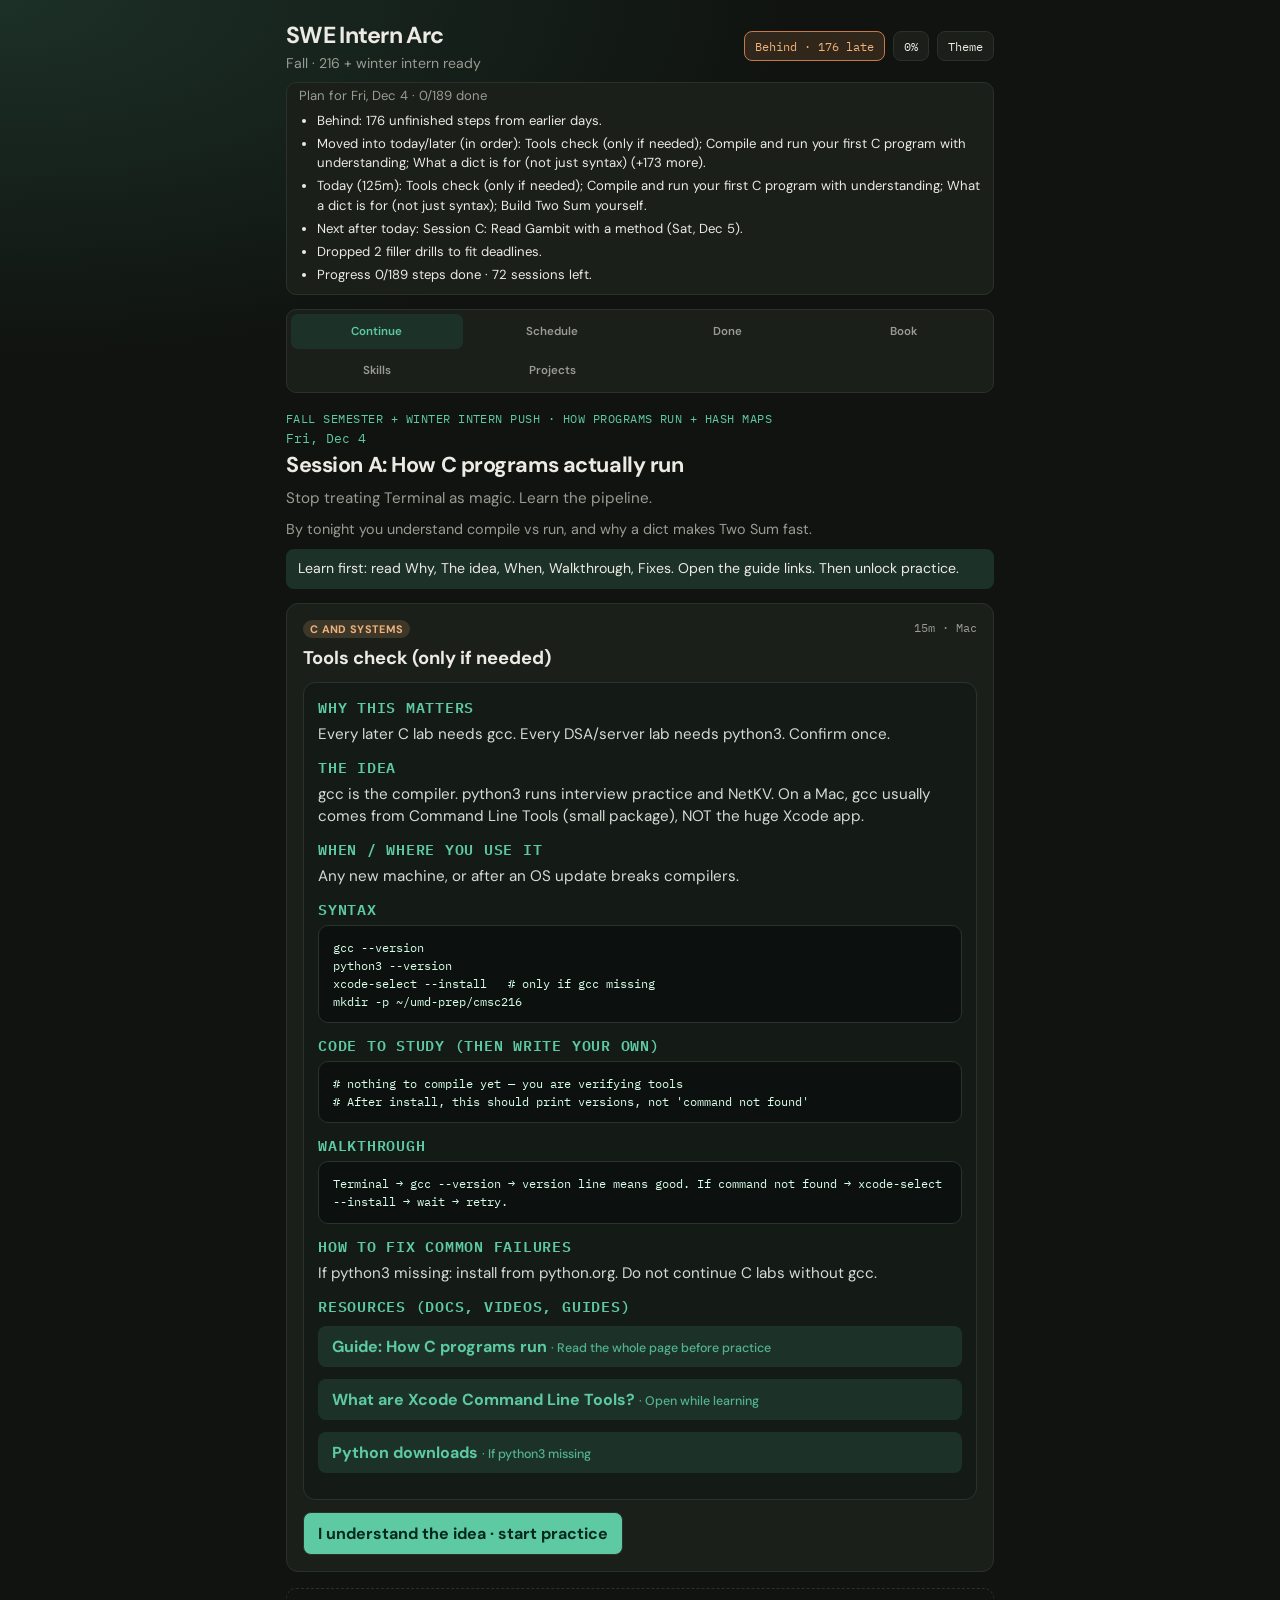
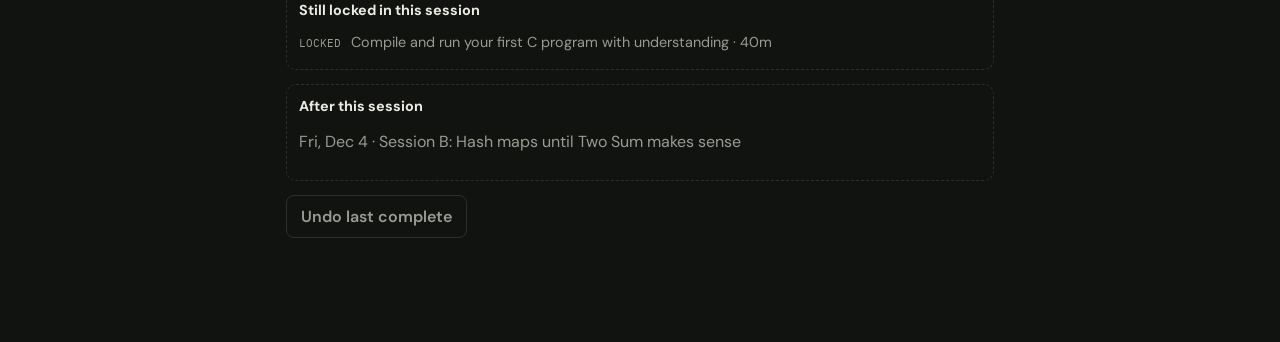
<file: index.html>
<!DOCTYPE html>
<html lang="en" data-theme="dark">
<head>
  <meta charset="utf-8">
  <meta name="viewport" content="width=device-width, initial-scale=1">
  <title>SWE Intern Arc</title>
  <link rel="stylesheet" href="styles.css">
</head>
<body>
  <div class="app">
    <header class="hdr">
      <div>
        <h1 class="mark">SWE Intern Arc</h1>
        <p class="who" id="greeting">Learn in order. One step at a time.</p>
      </div>
      <div class="hdr-actions">
        <span class="chip pace" id="paceChip" data-status="on_track">On track</span>
        <span class="chip" id="progressChip">0%</span>
        <button type="button" class="icon-btn" id="themeToggle">Theme</button>
      </div>
    </header>

    <div class="pace-box" id="paceBox">
      <p class="pace-line" id="paceLine">Loading plan…</p>
      <ul class="pace-details" id="paceDetails"></ul>
    </div>

    <nav class="nav nav-6">
      <button class="nav-btn active" data-tab="continue">Continue</button>
      <button class="nav-btn" data-tab="map">Schedule</button>
      <button class="nav-btn" data-tab="done">Done</button>
      <button class="nav-btn" data-tab="notes">Book</button>
      <button class="nav-btn" data-tab="skills">Skills</button>
      <button class="nav-btn" data-tab="projects">Projects</button>
    </nav>

    <main>
      <section class="view active" id="view-continue">
        <p class="eyebrow" id="phaseLabel"></p>
        <p class="date-line" id="dayDate"></p>
        <h2 class="h1" id="lessonTitle">Loading</h2>
        <p class="concept" id="lessonConcept"></p>
        <p class="why" id="dayWhy"></p>

        <p class="how" id="howTo">Learn first: why, idea, when, syntax, code, walkthrough, fixes, then open docs/videos. Unlock practice only after that.</p>

        <div id="currentStep" class="step-card"></div>

        <div class="locked-box">
          <h3 class="h3">Still locked in this session</h3>
          <ul id="lockedSteps" class="locked-list"></ul>
        </div>

        <div class="next-lesson-box" id="nextLessonBox" hidden>
          <h3 class="h3">After this session</h3>
          <p id="nextLessonTitle" class="muted"></p>
        </div>

        <div class="row-actions">
          <button type="button" class="btn" id="completeBtn">Mark step complete</button>
          <button type="button" class="btn ghost" id="undoBtn">Undo last complete</button>
        </div>
      </section>

      <section class="view" id="view-map">
        <p class="lede" id="scheduleLede">Summer free time runs through mid August. Classes start early September. Winter intern materials lock by early November.</p>
        <div class="filter-row" id="segmentFilters"></div>
        <div id="phaseMap"></div>
        <div class="footer-actions">
          <button type="button" class="btn ghost" id="exportBtn">Export progress</button>
          <button type="button" class="btn ghost" id="importBtn">Import progress</button>
          <input type="file" id="importFile" accept="application/json,.json" hidden>
          <button type="button" class="btn ghost" id="resetBtn">Reset arc</button>
        </div>
        <p class="hint" id="saveMeta"></p>
      </section>

      <section class="view" id="view-done">
        <p class="lede" id="doneLede">Everything you have marked complete. Undo if you clicked too early.</p>
        <div class="row-actions" style="margin-bottom:12px">
          <button type="button" class="btn ghost" id="undoBtn2">Undo last complete</button>
        </div>
        <div id="donePanel"></div>
      </section>

      <section class="view" id="view-notes">
        <p class="lede">Compiled teaching notebook: every lesson’s why, idea, syntax, code, walkthrough, fixes, and links in one place.</p>
        <div class="notes-toolbar">
          <input type="search" id="notesSearch" placeholder="Search topics, syntax, titles…" autocomplete="off">
          <div class="filter-row" id="notesFilters"></div>
          <button type="button" class="btn ghost" id="exportNotesBtn">Download notebook.md</button>
        </div>
        <div id="notesPanel"></div>
      </section>

      <section class="view" id="view-skills">
        <p class="lede">Same spine, four skill threads. Open a thread to see what is coming. Completing still happens in Continue order.</p>
        <div class="filter-row" id="engineFilters"></div>
        <div id="trackPanel"></div>
      </section>

      <section class="view" id="view-projects">
        <p class="lede">Real products: Gambit, NetKV, TerpButler, plus a hackathon scoping method. Each step has Learn, Example, Do, Prove, and a link.</p>
        <div id="projectList"></div>
      </section>
    </main>
  </div>

  <div id="toast" class="toast" aria-live="polite"></div>

  <script src="curriculum.js"></script>
  <script src="projects.js"></script>
  <script src="teach_bank.js"></script>
  <script src="enrich.js"></script>
  <script src="recalibrate.js"></script>
  <script src="app.js"></script>
</body>
</html>
</file>
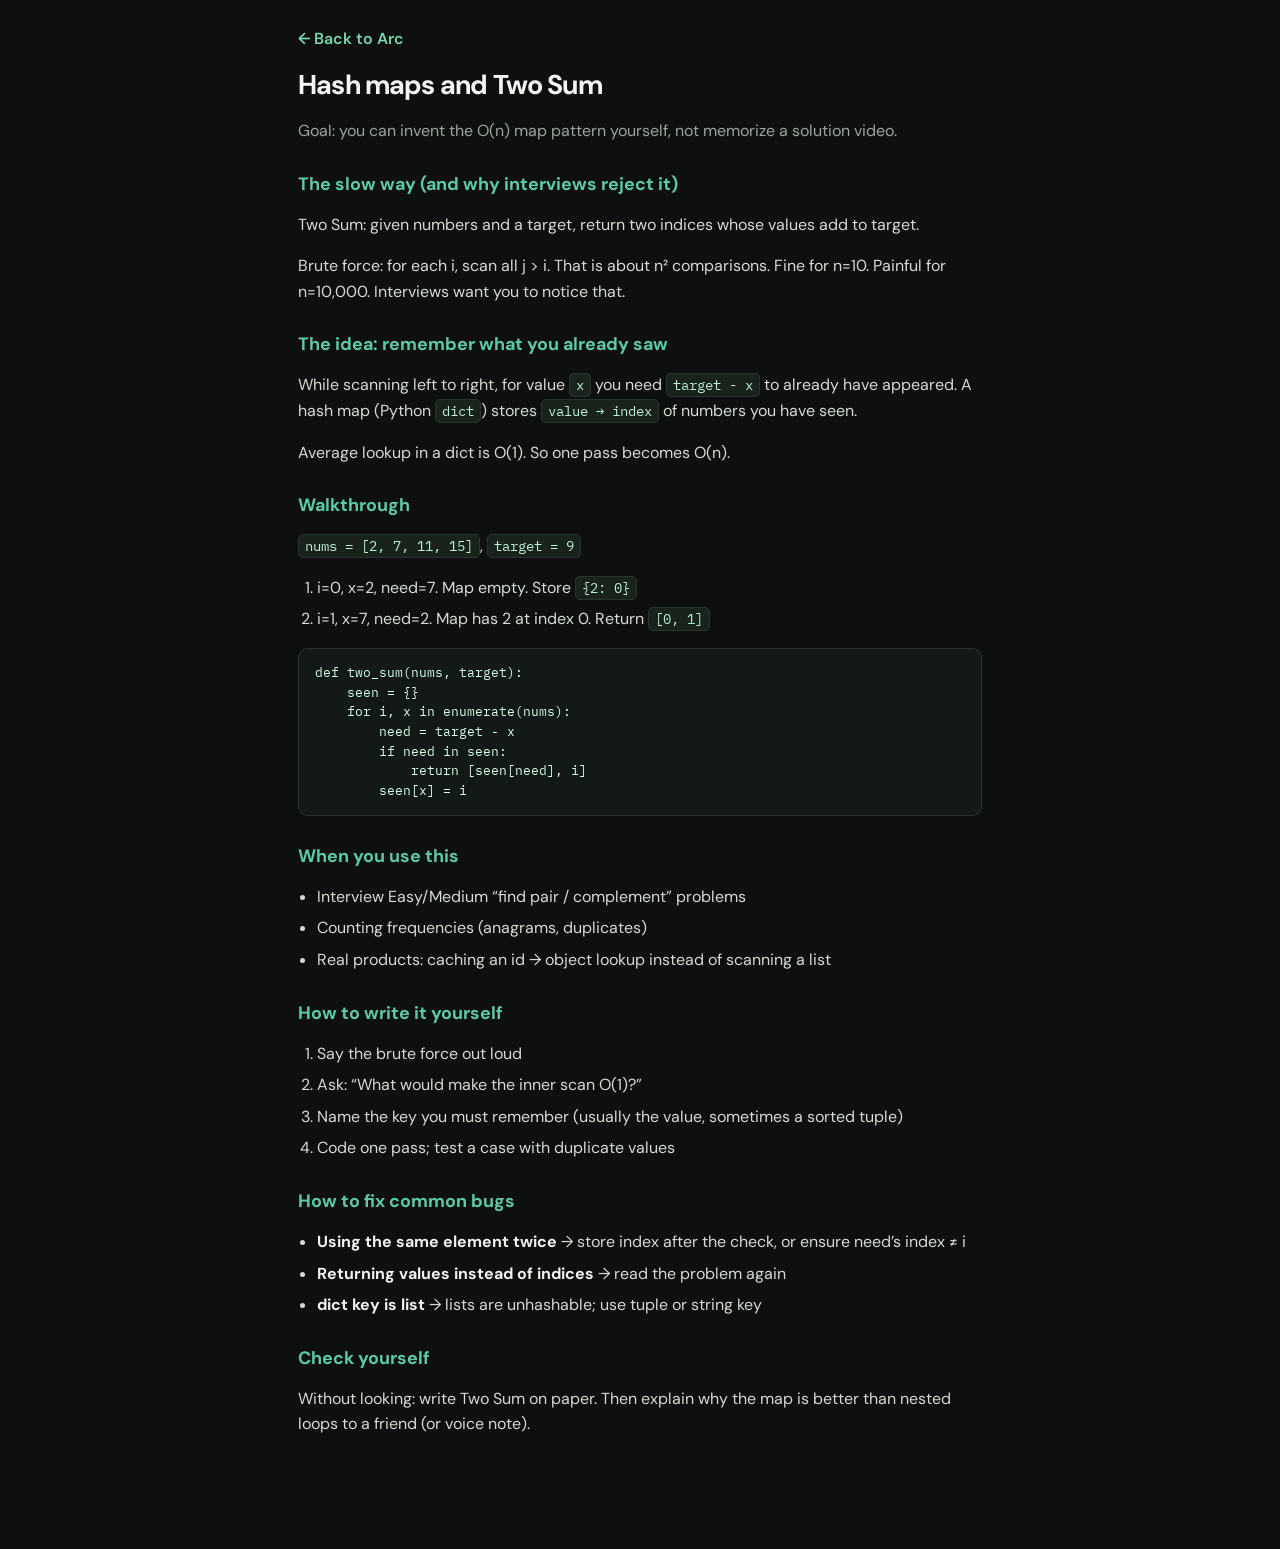
<file: guides/hash-maps-and-two-sum.html>
<!DOCTYPE html>
<html lang="en" data-theme="dark">
<head>
  <meta charset="utf-8">
  <meta name="viewport" content="width=device-width, initial-scale=1">
  <title>Hash maps and Two Sum</title>
  <link rel="stylesheet" href="../styles.css">
  <link rel="stylesheet" href="guide.css">
  </head>
<body>
  <article class="guide">
    <a class="back" href="../index.html">← Back to Arc</a>
    <h1>Hash maps and Two Sum</h1>
    <p class="muted">Goal: you can invent the O(n) map pattern yourself, not memorize a solution video.</p>

    <h2>The slow way (and why interviews reject it)</h2>
    <p>Two Sum: given numbers and a target, return two indices whose values add to target.</p>
    <p>Brute force: for each i, scan all j &gt; i. That is about n² comparisons. Fine for n=10. Painful for n=10,000. Interviews want you to notice that.</p>

    <h2>The idea: remember what you already saw</h2>
    <p>While scanning left to right, for value <code>x</code> you need <code>target - x</code> to already have appeared. A hash map (Python <code>dict</code>) stores <code>value → index</code> of numbers you have seen.</p>
    <p>Average lookup in a dict is O(1). So one pass becomes O(n).</p>

    <h2>Walkthrough</h2>
    <p><code>nums = [2, 7, 11, 15]</code>, <code>target = 9</code></p>
    <ol>
      <li>i=0, x=2, need=7. Map empty. Store <code>{2: 0}</code></li>
      <li>i=1, x=7, need=2. Map has 2 at index 0. Return <code>[0, 1]</code></li>
    </ol>
    <pre class="example">def two_sum(nums, target):
    seen = {}
    for i, x in enumerate(nums):
        need = target - x
        if need in seen:
            return [seen[need], i]
        seen[x] = i</pre>

    <h2>When you use this</h2>
    <ul>
      <li>Interview Easy/Medium “find pair / complement” problems</li>
      <li>Counting frequencies (anagrams, duplicates)</li>
      <li>Real products: caching an id → object lookup instead of scanning a list</li>
    </ul>

    <h2>How to write it yourself</h2>
    <ol>
      <li>Say the brute force out loud</li>
      <li>Ask: “What would make the inner scan O(1)?”</li>
      <li>Name the key you must remember (usually the value, sometimes a sorted tuple)</li>
      <li>Code one pass; test a case with duplicate values</li>
    </ol>

    <h2>How to fix common bugs</h2>
    <ul>
      <li><strong>Using the same element twice</strong> → store index after the check, or ensure need’s index ≠ i</li>
      <li><strong>Returning values instead of indices</strong> → read the problem again</li>
      <li><strong>dict key is list</strong> → lists are unhashable; use tuple or string key</li>
    </ul>

    <h2>Check yourself</h2>
    <p>Without looking: write Two Sum on paper. Then explain why the map is better than nested loops to a friend (or voice note).</p>
  </article>
</body>
</html>
</file>
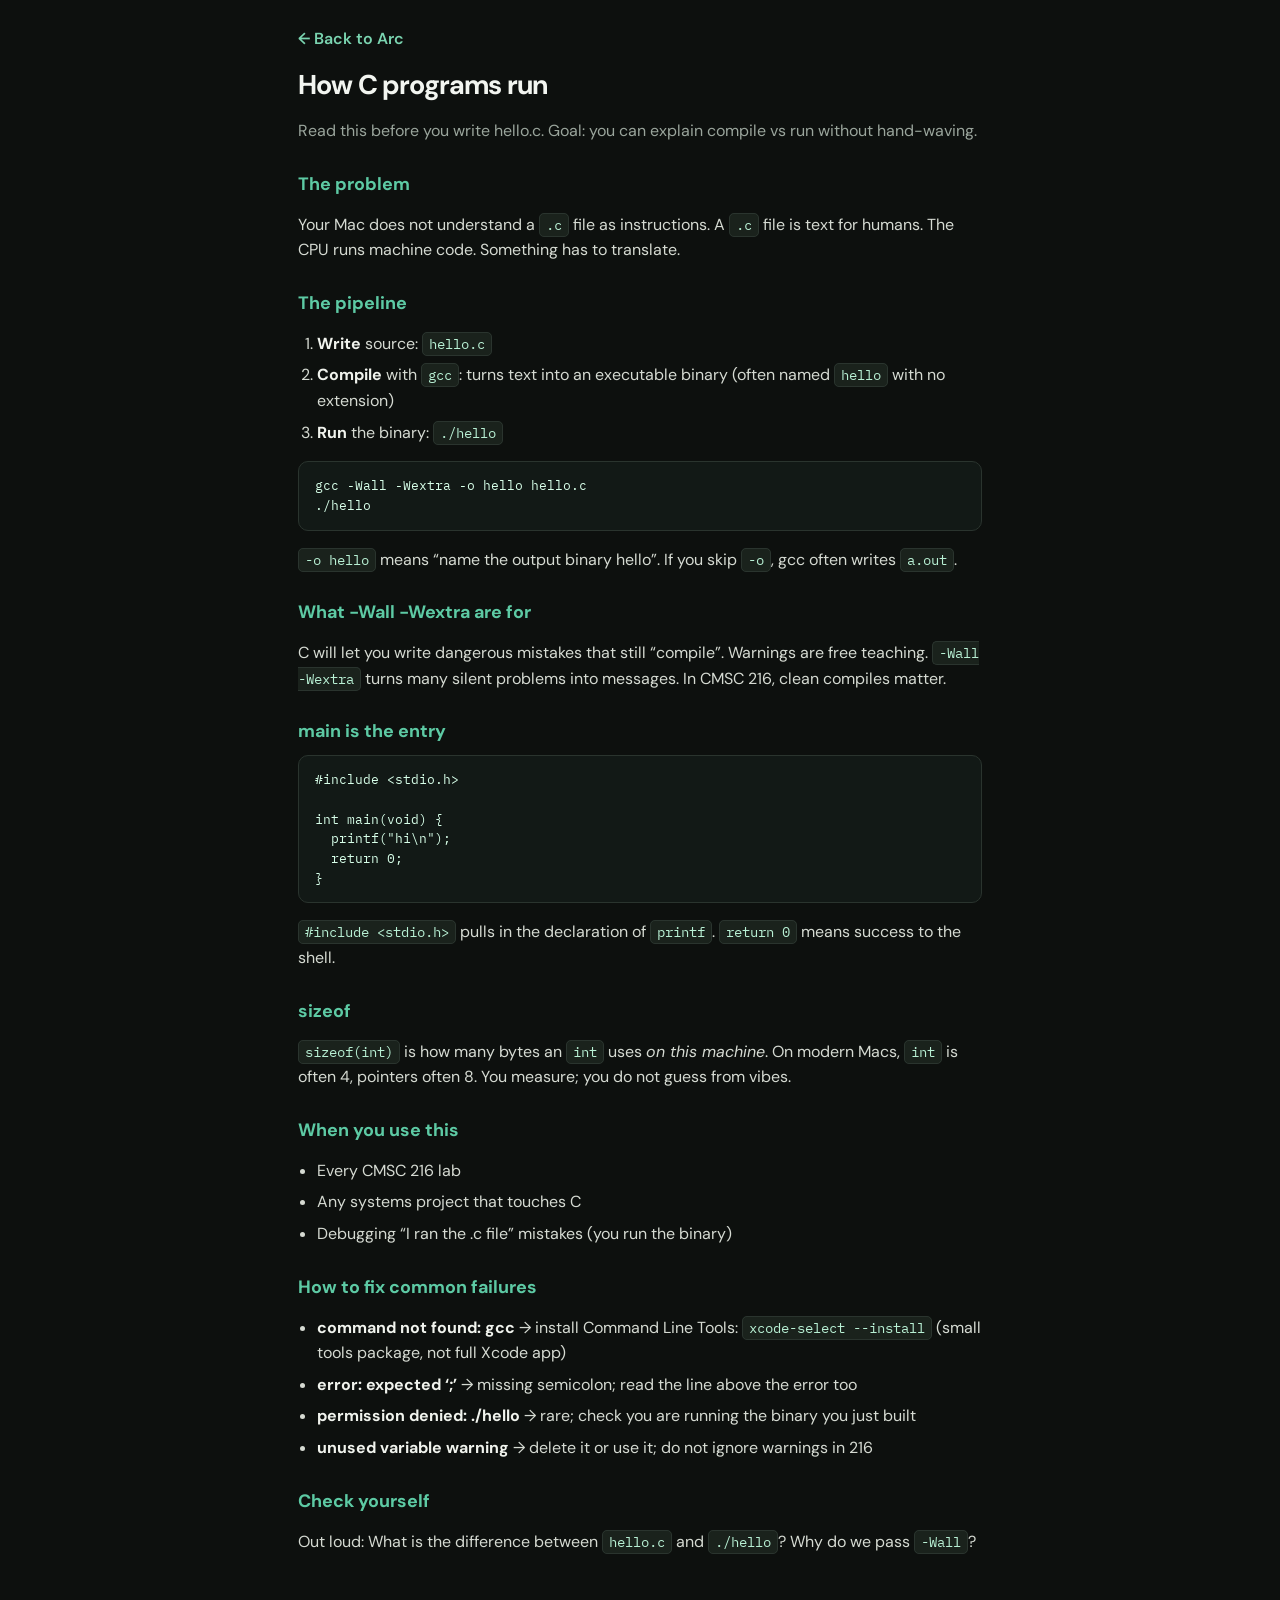
<file: guides/how-c-programs-run.html>
<!DOCTYPE html>
<html lang="en" data-theme="dark">
<head>
  <meta charset="utf-8">
  <meta name="viewport" content="width=device-width, initial-scale=1">
  <title>How C programs run</title>
  <link rel="stylesheet" href="../styles.css">
  <link rel="stylesheet" href="guide.css">
  </head>
<body>
  <article class="guide">
    <a class="back" href="../index.html">← Back to Arc</a>
    <h1>How C programs run</h1>
    <p class="muted">Read this before you write hello.c. Goal: you can explain compile vs run without hand-waving.</p>

    <h2>The problem</h2>
    <p>Your Mac does not understand a <code>.c</code> file as instructions. A <code>.c</code> file is text for humans. The CPU runs machine code. Something has to translate.</p>

    <h2>The pipeline</h2>
    <ol>
      <li><strong>Write</strong> source: <code>hello.c</code></li>
      <li><strong>Compile</strong> with <code>gcc</code>: turns text into an executable binary (often named <code>hello</code> with no extension)</li>
      <li><strong>Run</strong> the binary: <code>./hello</code></li>
    </ol>
    <pre class="example">gcc -Wall -Wextra -o hello hello.c
./hello</pre>
    <p><code>-o hello</code> means “name the output binary hello”. If you skip <code>-o</code>, gcc often writes <code>a.out</code>.</p>

    <h2>What -Wall -Wextra are for</h2>
    <p>C will let you write dangerous mistakes that still “compile”. Warnings are free teaching. <code>-Wall -Wextra</code> turns many silent problems into messages. In CMSC 216, clean compiles matter.</p>

    <h2>main is the entry</h2>
    <pre class="example">#include &lt;stdio.h&gt;

int main(void) {
  printf("hi\n");
  return 0;
}</pre>
    <p><code>#include &lt;stdio.h&gt;</code> pulls in the declaration of <code>printf</code>. <code>return 0</code> means success to the shell.</p>

    <h2>sizeof</h2>
    <p><code>sizeof(int)</code> is how many bytes an <code>int</code> uses <em>on this machine</em>. On modern Macs, <code>int</code> is often 4, pointers often 8. You measure; you do not guess from vibes.</p>

    <h2>When you use this</h2>
    <ul>
      <li>Every CMSC 216 lab</li>
      <li>Any systems project that touches C</li>
      <li>Debugging “I ran the .c file” mistakes (you run the binary)</li>
    </ul>

    <h2>How to fix common failures</h2>
    <ul>
      <li><strong>command not found: gcc</strong> → install Command Line Tools: <code>xcode-select --install</code> (small tools package, not full Xcode app)</li>
      <li><strong>error: expected ‘;’</strong> → missing semicolon; read the line above the error too</li>
      <li><strong>permission denied: ./hello</strong> → rare; check you are running the binary you just built</li>
      <li><strong>unused variable warning</strong> → delete it or use it; do not ignore warnings in 216</li>
    </ul>

    <h2>Check yourself</h2>
    <p>Out loud: What is the difference between <code>hello.c</code> and <code>./hello</code>? Why do we pass <code>-Wall</code>?</p>
  </article>
</body>
</html>
</file>
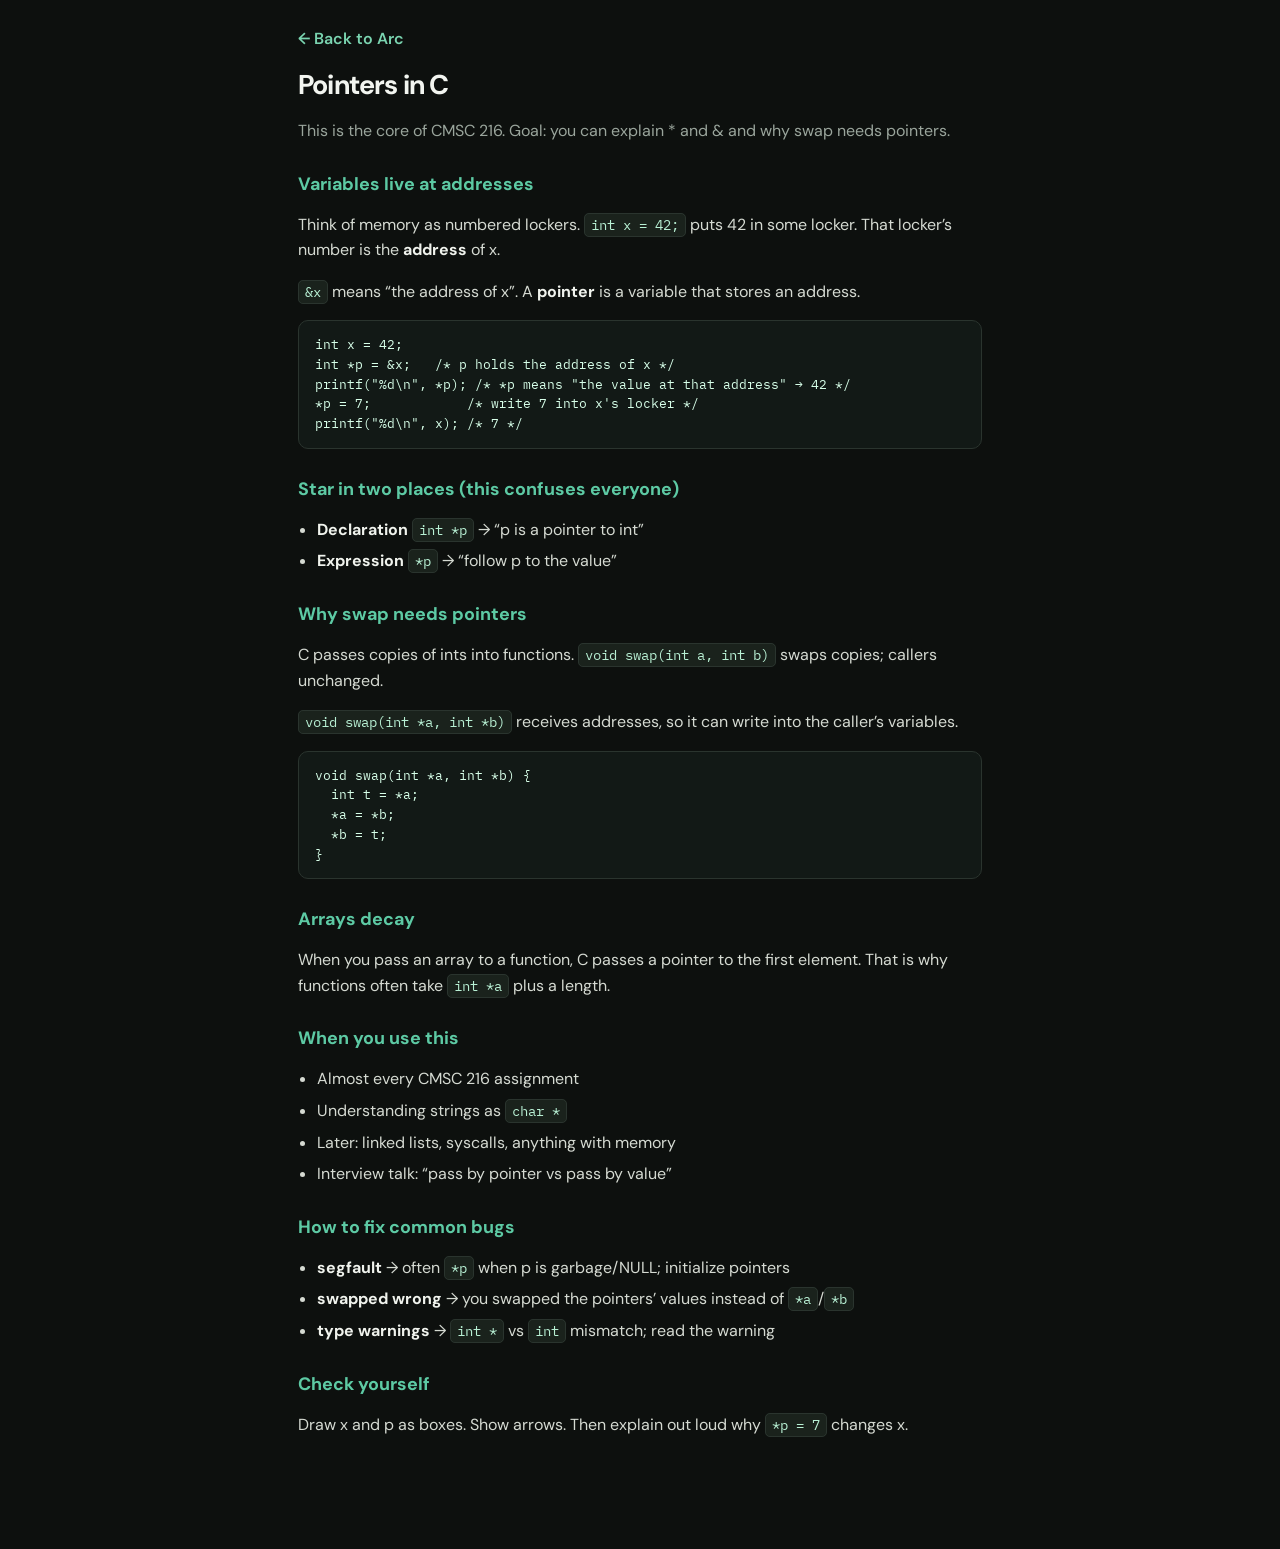
<file: guides/pointers-in-c.html>
<!DOCTYPE html>
<html lang="en" data-theme="dark">
<head>
  <meta charset="utf-8">
  <meta name="viewport" content="width=device-width, initial-scale=1">
  <title>Pointers in C</title>
  <link rel="stylesheet" href="../styles.css">
  <link rel="stylesheet" href="guide.css">
  </head>
<body>
  <article class="guide">
    <a class="back" href="../index.html">← Back to Arc</a>
    <h1>Pointers in C</h1>
    <p class="muted">This is the core of CMSC 216. Goal: you can explain * and &amp; and why swap needs pointers.</p>

    <h2>Variables live at addresses</h2>
    <p>Think of memory as numbered lockers. <code>int x = 42;</code> puts 42 in some locker. That locker’s number is the <strong>address</strong> of x.</p>
    <p><code>&amp;x</code> means “the address of x”. A <strong>pointer</strong> is a variable that stores an address.</p>
    <pre class="example">int x = 42;
int *p = &amp;x;   /* p holds the address of x */
printf("%d\n", *p); /* *p means "the value at that address" → 42 */
*p = 7;            /* write 7 into x's locker */
printf("%d\n", x); /* 7 */</pre>

    <h2>Star in two places (this confuses everyone)</h2>
    <ul>
      <li><strong>Declaration</strong> <code>int *p</code> → “p is a pointer to int”</li>
      <li><strong>Expression</strong> <code>*p</code> → “follow p to the value”</li>
    </ul>

    <h2>Why swap needs pointers</h2>
    <p>C passes copies of ints into functions. <code>void swap(int a, int b)</code> swaps copies; callers unchanged.</p>
    <p><code>void swap(int *a, int *b)</code> receives addresses, so it can write into the caller’s variables.</p>
    <pre class="example">void swap(int *a, int *b) {
  int t = *a;
  *a = *b;
  *b = t;
}</pre>

    <h2>Arrays decay</h2>
    <p>When you pass an array to a function, C passes a pointer to the first element. That is why functions often take <code>int *a</code> plus a length.</p>

    <h2>When you use this</h2>
    <ul>
      <li>Almost every CMSC 216 assignment</li>
      <li>Understanding strings as <code>char *</code></li>
      <li>Later: linked lists, syscalls, anything with memory</li>
      <li>Interview talk: “pass by pointer vs pass by value”</li>
    </ul>

    <h2>How to fix common bugs</h2>
    <ul>
      <li><strong>segfault</strong> → often <code>*p</code> when p is garbage/NULL; initialize pointers</li>
      <li><strong>swapped wrong</strong> → you swapped the pointers’ values instead of <code>*a</code>/<code>*b</code></li>
      <li><strong>type warnings</strong> → <code>int *</code> vs <code>int</code> mismatch; read the warning</li>
    </ul>

    <h2>Check yourself</h2>
    <p>Draw x and p as boxes. Show arrows. Then explain out loud why <code>*p = 7</code> changes x.</p>
  </article>
</body>
</html>
</file>
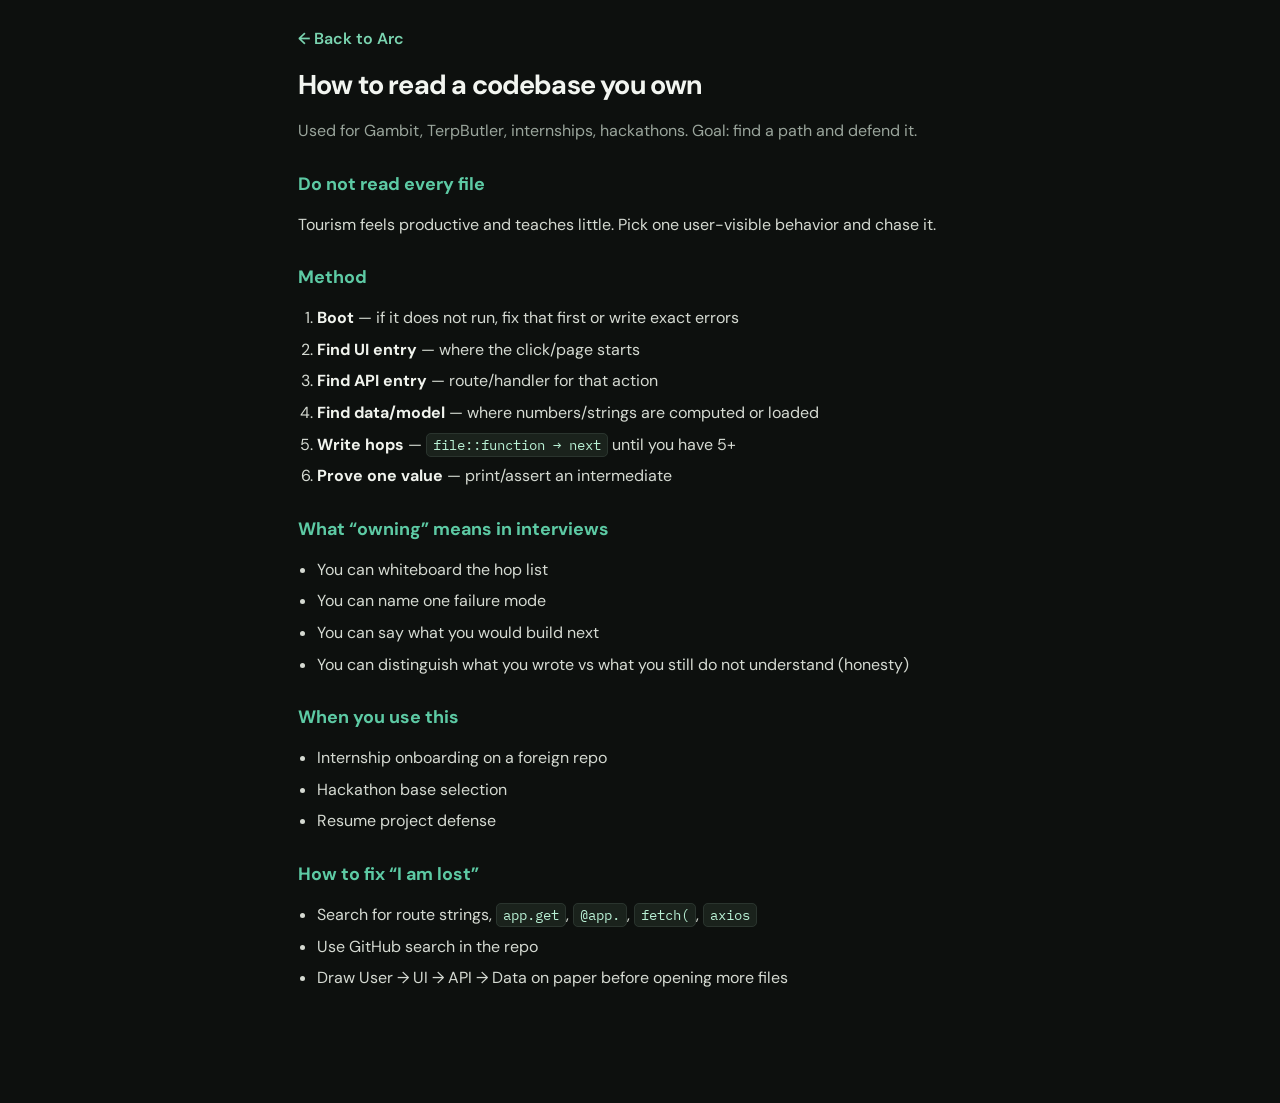
<file: guides/reading-a-codebase.html>
<!DOCTYPE html>
<html lang="en" data-theme="dark">
<head>
  <meta charset="utf-8">
  <meta name="viewport" content="width=device-width, initial-scale=1">
  <title>Reading a codebase</title>
  <link rel="stylesheet" href="../styles.css">
  <link rel="stylesheet" href="guide.css">
  </head>
<body>
  <article class="guide">
    <a class="back" href="../index.html">← Back to Arc</a>
    <h1>How to read a codebase you own</h1>
    <p class="muted">Used for Gambit, TerpButler, internships, hackathons. Goal: find a path and defend it.</p>

    <h2>Do not read every file</h2>
    <p>Tourism feels productive and teaches little. Pick one user-visible behavior and chase it.</p>

    <h2>Method</h2>
    <ol>
      <li><strong>Boot</strong> — if it does not run, fix that first or write exact errors</li>
      <li><strong>Find UI entry</strong> — where the click/page starts</li>
      <li><strong>Find API entry</strong> — route/handler for that action</li>
      <li><strong>Find data/model</strong> — where numbers/strings are computed or loaded</li>
      <li><strong>Write hops</strong> — <code>file::function → next</code> until you have 5+</li>
      <li><strong>Prove one value</strong> — print/assert an intermediate</li>
    </ol>

    <h2>What “owning” means in interviews</h2>
    <ul>
      <li>You can whiteboard the hop list</li>
      <li>You can name one failure mode</li>
      <li>You can say what you would build next</li>
      <li>You can distinguish what you wrote vs what you still do not understand (honesty)</li>
    </ul>

    <h2>When you use this</h2>
    <ul>
      <li>Internship onboarding on a foreign repo</li>
      <li>Hackathon base selection</li>
      <li>Resume project defense</li>
    </ul>

    <h2>How to fix “I am lost”</h2>
    <ul>
      <li>Search for route strings, <code>app.get</code>, <code>@app.</code>, <code>fetch(</code>, <code>axios</code></li>
      <li>Use GitHub search in the repo</li>
      <li>Draw User → UI → API → Data on paper before opening more files</li>
    </ul>
  </article>
</body>
</html>
</file>
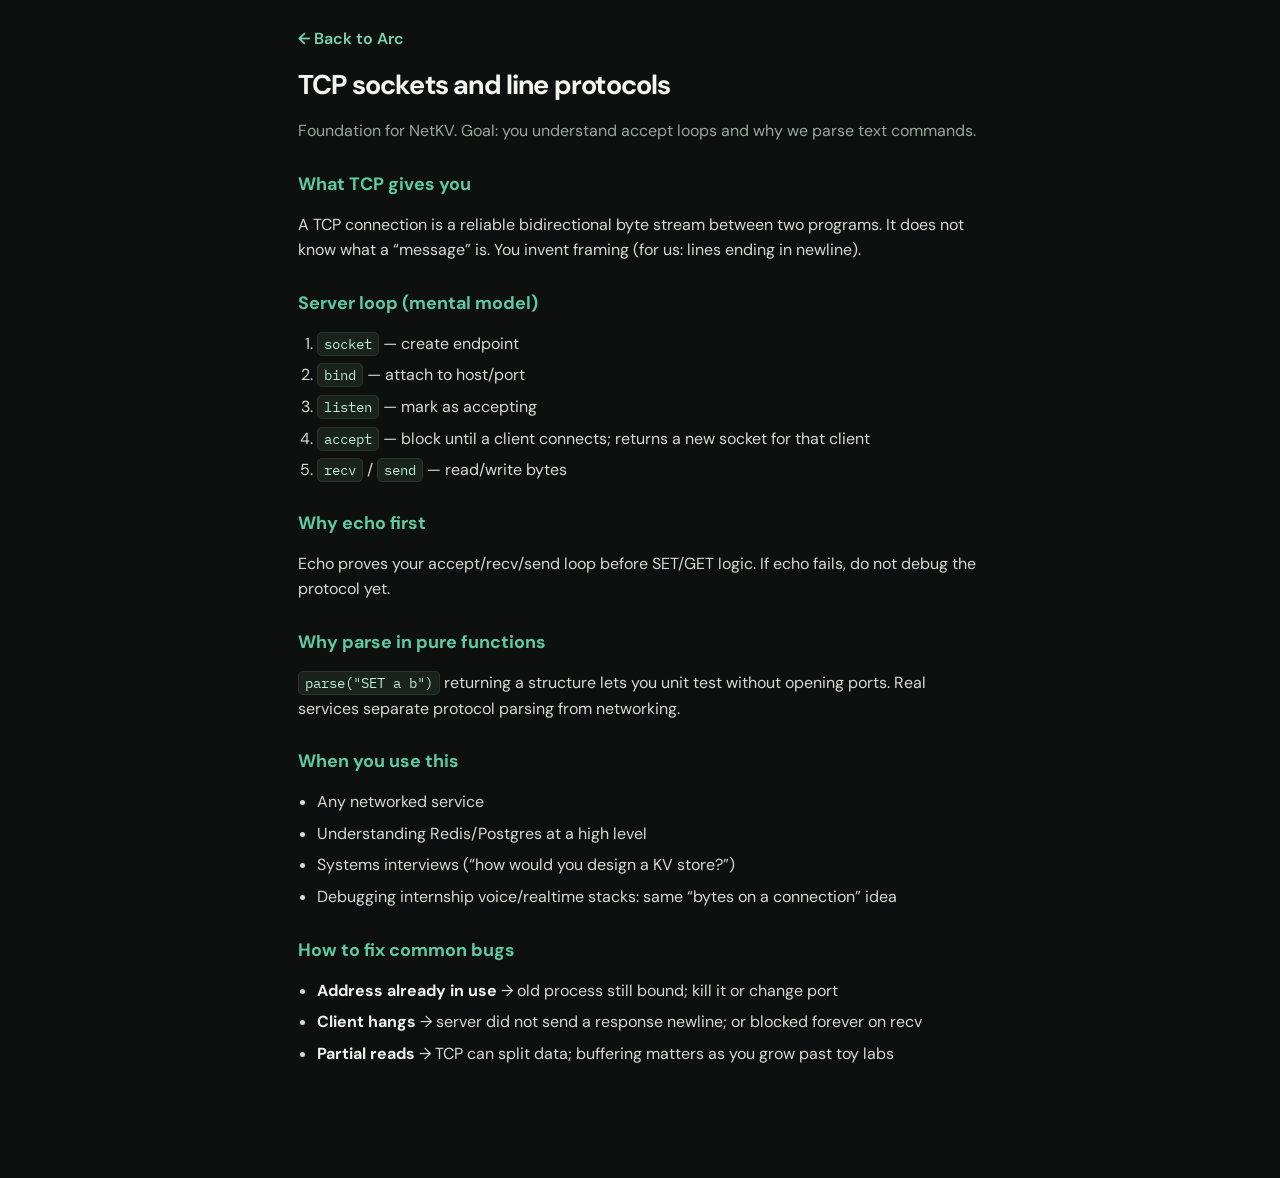
<file: guides/tcp-sockets-and-protocols.html>
<!DOCTYPE html>
<html lang="en" data-theme="dark">
<head>
  <meta charset="utf-8">
  <meta name="viewport" content="width=device-width, initial-scale=1">
  <title>TCP sockets and protocols</title>
  <link rel="stylesheet" href="../styles.css">
  <link rel="stylesheet" href="guide.css">
  </head>
<body>
  <article class="guide">
    <a class="back" href="../index.html">← Back to Arc</a>
    <h1>TCP sockets and line protocols</h1>
    <p class="muted">Foundation for NetKV. Goal: you understand accept loops and why we parse text commands.</p>

    <h2>What TCP gives you</h2>
    <p>A TCP connection is a reliable bidirectional byte stream between two programs. It does not know what a “message” is. You invent framing (for us: lines ending in newline).</p>

    <h2>Server loop (mental model)</h2>
    <ol>
      <li><code>socket</code> — create endpoint</li>
      <li><code>bind</code> — attach to host/port</li>
      <li><code>listen</code> — mark as accepting</li>
      <li><code>accept</code> — block until a client connects; returns a new socket for that client</li>
      <li><code>recv</code> / <code>send</code> — read/write bytes</li>
    </ol>

    <h2>Why echo first</h2>
    <p>Echo proves your accept/recv/send loop before SET/GET logic. If echo fails, do not debug the protocol yet.</p>

    <h2>Why parse in pure functions</h2>
    <p><code>parse("SET a b")</code> returning a structure lets you unit test without opening ports. Real services separate protocol parsing from networking.</p>

    <h2>When you use this</h2>
    <ul>
      <li>Any networked service</li>
      <li>Understanding Redis/Postgres at a high level</li>
      <li>Systems interviews (“how would you design a KV store?”)</li>
      <li>Debugging internship voice/realtime stacks: same “bytes on a connection” idea</li>
    </ul>

    <h2>How to fix common bugs</h2>
    <ul>
      <li><strong>Address already in use</strong> → old process still bound; kill it or change port</li>
      <li><strong>Client hangs</strong> → server did not send a response newline; or blocked forever on recv</li>
      <li><strong>Partial reads</strong> → TCP can split data; buffering matters as you grow past toy labs</li>
    </ul>
  </article>
</body>
</html>
</file>
<file: styles.css>
@import url("https://fonts.googleapis.com/css2?family=DM+Sans:opsz,wght@9..40,400;9..40,500;9..40,600;9..40,700&family=IBM+Plex+Mono:wght@400;500&display=swap");

:root, [data-theme="light"] {
  --bg: #efece4;
  --surface: #fffcf6;
  --ink: #171614;
  --muted: #6a6963;
  --line: #ddd8cc;
  --accent: #0d6b54;
  --accent-soft: #d9efe6;
  --dsa: #1d4f91;
  --systems: #8a4b12;
  --product: #6b2d8b;
  --cloud: #0d6b54;
  --work: #9a3412;
}

[data-theme="dark"] {
  --bg: #101310;
  --surface: #1a1f1a;
  --ink: #eceae3;
  --muted: #9a9b92;
  --line: #2a312a;
  --accent: #5dcaa4;
  --accent-soft: #1c3228;
  --dsa: #7eb6ff;
  --systems: #f0b27a;
  --product: #d4a5f5;
  --cloud: #5dcaa4;
  --work: #f5a87a;
}

* { box-sizing: border-box; }
body {
  margin: 0;
  font-family: "DM Sans", system-ui, sans-serif;
  color: var(--ink);
  background:
    radial-gradient(800px 360px at 0% 0%, color-mix(in srgb, var(--accent) 16%, transparent), transparent),
    var(--bg);
  min-height: 100vh;
}
a { color: var(--accent); }
button { font: inherit; cursor: pointer; }

.app { max-width: 740px; margin: 0 auto; padding: 20px 16px 96px; }

.hdr {
  display: flex;
  justify-content: space-between;
  gap: 12px;
  margin-bottom: 14px;
}
.mark {
  margin: 0;
  font-size: 1.45rem;
  font-weight: 700;
  letter-spacing: -0.03em;
}
.who { margin: 4px 0 0; color: var(--muted); font-size: 0.88rem; }
.hdr-actions { display: flex; gap: 8px; align-items: center; }
.chip, .icon-btn, .chip-btn {
  border: 1px solid var(--line);
  background: var(--surface);
  color: var(--ink);
  border-radius: 8px;
  padding: 6px 10px;
  font-size: 0.78rem;
}
.chip, .icon-btn { font-family: "IBM Plex Mono", monospace; }
.chip.pace[data-status="behind"] {
  border-color: #c47a4a;
  color: #f0b27a;
  background: color-mix(in srgb, #c47a4a 18%, transparent);
}
.chip.pace[data-status="ahead"] {
  border-color: var(--accent);
  color: var(--accent);
  background: var(--accent-soft);
}
.chip.pace[data-status="on_track"] {
  border-color: var(--line);
}
.pace-line {
  margin: -6px 0 6px;
  font-size: 0.82rem;
  line-height: 1.4;
  color: var(--muted);
}
.pace-box {
  margin: -4px 0 14px;
  padding: 10px 12px;
  border: 1px solid var(--line);
  border-radius: 10px;
  background: var(--surface);
}
.pace-details {
  margin: 0;
  padding-left: 1.1rem;
  color: var(--ink);
  font-size: 0.82rem;
  line-height: 1.45;
}
.pace-details li + li { margin-top: 4px; }
.nav-5 {
  grid-template-columns: repeat(5, 1fr);
}
.nav-5 .nav-btn { font-size: 0.78rem; padding: 10px 2px; }
.nav-6 {
  grid-template-columns: repeat(6, 1fr);
}
.nav-6 .nav-btn { font-size: 0.72rem; padding: 10px 2px; }
.done-item {
  display: grid;
  grid-template-columns: 1fr auto;
  gap: 8px;
  align-items: start;
  padding: 10px 12px;
  border: 1px solid var(--line);
  border-radius: 10px;
  background: var(--surface);
  margin-bottom: 8px;
}
.done-item p { margin: 0; font-size: 0.9rem; }
.done-item .meta { margin-top: 4px; }
.row-actions { display: flex; flex-wrap: wrap; gap: 8px; }
.book-card {
  border: 1px solid var(--line);
  border-radius: 12px;
  background: var(--surface);
  margin-bottom: 10px;
  overflow: hidden;
}
.book-card > summary {
  list-style: none;
  cursor: pointer;
  padding: 12px 14px;
  display: flex;
  flex-wrap: wrap;
  gap: 8px;
  align-items: baseline;
}
.book-card > summary::-webkit-details-marker { display: none; }
.book-card > summary strong {
  flex: 1 1 160px;
  font-size: 0.95rem;
}
.book-card[open] > summary {
  border-bottom: 1px solid var(--line);
}
.book-body {
  margin: 0;
  border: 0;
  border-radius: 0;
  background: #141a16;
}
.note-empty {
  color: var(--muted);
  font-size: 0.9rem;
}
.notes-toolbar {
  display: flex;
  flex-direction: column;
  gap: 8px;
  margin-bottom: 12px;
}
.notes-toolbar input[type="search"] {
  width: 100%;
  padding: 10px 12px;
  border-radius: 8px;
  border: 1px solid var(--line);
  background: var(--surface);
  color: var(--ink);
  font: inherit;
}
.chip-btn.active {
  border-color: var(--accent);
  background: var(--accent-soft);
  color: var(--accent);
  font-weight: 600;
}

.nav {
  display: grid;
  grid-template-columns: repeat(4, 1fr);
  gap: 4px;
  padding: 4px;
  border: 1px solid var(--line);
  border-radius: 10px;
  background: var(--surface);
  margin-bottom: 18px;
}
.nav-btn {
  border: 0;
  background: transparent;
  color: var(--muted);
  font-weight: 600;
  padding: 10px 4px;
  border-radius: 7px;
  font-size: 0.86rem;
}
.nav-btn.active {
  background: var(--accent-soft);
  color: var(--accent);
}

.view { display: none; }
.view.active { display: block; }

.eyebrow {
  margin: 0 0 4px;
  font-family: "IBM Plex Mono", monospace;
  font-size: 0.75rem;
  color: var(--accent);
  text-transform: uppercase;
  letter-spacing: 0.04em;
}
.h1 { font-size: 1.35rem; margin: 0 0 8px; letter-spacing: -0.02em; }
.h2 { font-size: 1.05rem; margin: 0; }
.h3 { font-size: 0.9rem; margin: 0 0 8px; }
.concept, .lede, .blurb, .muted, .hint, .why, .date-line, .day-why { color: var(--muted); }
.concept, .lede { line-height: 1.45; margin: 0 0 10px; font-size: 0.95rem; }
.why { margin: 0 0 10px; font-size: 0.9rem; line-height: 1.4; }
.how {
  margin: 0 0 14px;
  padding: 10px 12px;
  border-radius: 8px;
  background: var(--accent-soft);
  color: var(--ink);
  font-size: 0.88rem;
  line-height: 1.4;
}
.teach-panel {
  border: 1px solid #2a342e;
  border-radius: 12px;
  padding: 14px;
  background: #141a16;
  margin-bottom: 12px;
  color: #e8ebe6;
}
.teach-panel .block-label {
  color: #5dcaa4;
}
.teach-panel p {
  color: #d5dad2;
}
.practice-panel {
  border: 1px solid #3dcf8e;
  border-radius: 12px;
  padding: 14px;
  background: #1a3026;
  margin-top: 12px;
  color: #e8ebe6;
}
.practice-panel .block-label {
  color: #5dcaa4;
}
.practice-panel p {
  color: #d5dad2;
}
.example {
  margin: 0;
  padding: 12px 14px;
  border-radius: 10px;
  background: #0c100e !important;
  border: 1px solid #2a342e !important;
  color: #d7ffe9 !important;
  font-family: "IBM Plex Mono", monospace;
  font-size: 0.78rem;
  line-height: 1.45;
  white-space: pre-wrap;
  overflow-x: auto;
}
[data-theme="light"] .teach-panel {
  background: #141a16;
  border-color: #2a342e;
  color: #e8ebe6;
}
[data-theme="light"] .teach-panel p,
[data-theme="light"] .practice-panel p {
  color: #d5dad2;
}
[data-theme="light"] .example {
  background: #0c100e !important;
  color: #d7ffe9 !important;
  border-color: #2a342e !important;
}
.res-list {
  display: flex;
  flex-direction: column;
  gap: 8px;
}
.resource-btn .res-use,
.res-use {
  font-weight: 500;
  opacity: 0.85;
  font-size: 0.78rem;
}
.date-line { margin: 0 0 4px; font-family: "IBM Plex Mono", monospace; font-size: 0.8rem; color: var(--accent); }
.day-why { margin: 0 0 10px; padding: 0 4px; font-size: 0.82rem; line-height: 1.35; }
.track-pill.track-build { color: var(--product); background: color-mix(in srgb, var(--product) 16%, transparent); }
.track-pill.track-pro { color: var(--work); background: color-mix(in srgb, var(--work) 16%, transparent); }
.blurb { margin: 6px 0 10px; font-size: 0.9rem; line-height: 1.4; }
.hint { font-size: 0.8rem; margin-top: 10px; }
.meta { font-family: "IBM Plex Mono", monospace; font-size: 0.75rem; color: var(--muted); }

.step-card {
  border: 1px solid var(--line);
  background: var(--surface);
  border-radius: 12px;
  padding: 16px;
  margin-bottom: 16px;
}
.step-top {
  display: flex;
  justify-content: space-between;
  gap: 8px;
  margin-bottom: 8px;
  flex-wrap: wrap;
}
.step-title { margin: 0 0 12px; font-size: 1.15rem; }
.block { margin-bottom: 12px; }
.block p { margin: 0; line-height: 1.45; font-size: 0.95rem; }
.block-label {
  margin: 0 0 4px !important;
  font-family: "IBM Plex Mono", monospace;
  font-size: 0.7rem;
  text-transform: uppercase;
  letter-spacing: 0.05em;
  color: var(--accent);
  font-weight: 600;
}
.mins { font-family: "IBM Plex Mono", monospace; font-size: 0.75rem; color: var(--muted); }

.track-pill {
  font-size: 0.68rem;
  font-weight: 700;
  text-transform: uppercase;
  letter-spacing: 0.03em;
  padding: 2px 7px;
  border-radius: 999px;
}
.track-pill.track-dsa { color: var(--dsa); background: color-mix(in srgb, var(--dsa) 16%, transparent); }
.track-pill.track-systems { color: var(--systems); background: color-mix(in srgb, var(--systems) 16%, transparent); }
.track-pill.track-product { color: var(--product); background: color-mix(in srgb, var(--product) 16%, transparent); }
.track-pill.track-cloud { color: var(--cloud); background: color-mix(in srgb, var(--cloud) 16%, transparent); }
.track-pill.track-work { color: var(--work); background: color-mix(in srgb, var(--work) 16%, transparent); }

.resource-btn {
  display: inline-block;
  margin-top: 4px;
  padding: 10px 14px;
  border-radius: 8px;
  background: var(--accent-soft);
  color: var(--accent);
  font-weight: 700;
  text-decoration: none;
}

.locked-box, .next-lesson-box {
  border: 1px dashed var(--line);
  border-radius: 10px;
  padding: 12px;
  margin-bottom: 14px;
}
.locked-list, .title-only, .up-titles, .lesson-map {
  margin: 0;
  padding: 0;
  list-style: none;
}
.locked-list li, .title-only li, .up-titles li {
  padding: 6px 0;
  font-size: 0.9rem;
  color: var(--muted);
}
.lock {
  font-family: "IBM Plex Mono", monospace;
  font-size: 0.68rem;
  text-transform: uppercase;
  margin-right: 6px;
  color: var(--muted);
}

.row-actions, .footer-actions, .filter-row, .links {
  display: flex;
  flex-wrap: wrap;
  gap: 8px;
  margin: 8px 0;
}
.btn {
  border: 1px solid var(--line);
  background: var(--accent);
  color: #04281e;
  border-radius: 8px;
  padding: 10px 14px;
  font-weight: 700;
}
[data-theme="light"] .btn { color: #fff; }
.btn.ghost {
  background: transparent;
  color: var(--muted);
  font-weight: 600;
}

.phase-card, .track-card, .proj {
  border: 1px solid var(--line);
  background: var(--surface);
  border-radius: 12px;
  padding: 14px;
  margin-bottom: 12px;
}
.phase-card.active { border-color: var(--accent); }
.phase-card.locked { opacity: 0.85; }
.phase-top {
  display: flex;
  justify-content: space-between;
  gap: 8px;
  align-items: baseline;
}
.bar {
  height: 6px;
  background: var(--line);
  border-radius: 999px;
  overflow: hidden;
  margin: 8px 0;
}
.bar i { display: block; height: 100%; background: var(--accent); }

.lesson-map li button {
  width: 100%;
  text-align: left;
  border: 1px solid var(--line);
  background: var(--bg);
  border-radius: 8px;
  padding: 8px 10px;
  color: inherit;
  display: flex;
  justify-content: space-between;
  gap: 8px;
  margin-bottom: 6px;
}
.lesson-map li.done button { opacity: 0.55; }
.lesson-map li.current button {
  border-color: var(--accent);
  background: var(--accent-soft);
}
.lesson-map li button:disabled { opacity: 0.4; cursor: default; }

.chapter { margin-top: 12px; padding-top: 10px; border-top: 1px solid var(--line); }
.proj-step {
  display: grid;
  grid-template-columns: auto 1fr;
  gap: 10px;
  padding: 12px;
  border: 1px solid var(--line);
  border-radius: 10px;
  background: var(--bg);
  margin-bottom: 8px;
  cursor: pointer;
}
.proj-step.on { opacity: 0.55; }
.proj-step input { margin-top: 4px; accent-color: var(--accent); }
.proj.locked { opacity: 0.9; }
/* .example dark styles defined above with teach-panel */
.stack {
  margin: 4px 0 0;
  font-family: "IBM Plex Mono", monospace;
  font-size: 0.75rem;
  color: var(--accent);
}
.why-matter {
  margin: 8px 0;
  font-size: 0.9rem;
  line-height: 1.4;
}
.task-meta { margin-bottom: 6px; }

.toast {
  position: fixed;
  bottom: 20px;
  left: 50%;
  transform: translateX(-50%) translateY(12px);
  background: var(--ink);
  color: var(--bg);
  padding: 8px 14px;
  border-radius: 8px;
  font-size: 0.85rem;
  opacity: 0;
  pointer-events: none;
  transition: 0.2s ease;
}
.toast.show {
  opacity: 1;
  transform: translateX(-50%) translateY(0);
}

@media (max-width: 520px) {
  .nav-btn { font-size: 0.78rem; }
  .lesson-map li button { flex-direction: column; align-items: flex-start; }
}
</file>
<file: guides/guide.css>
/* Forced dark theme for teaching guides */
html[data-theme="dark"],
html {
  color-scheme: dark;
}

body {
  margin: 0;
  background: #0d100e !important;
  color: #e8ebe6 !important;
  font-family: "DM Sans", system-ui, sans-serif;
  min-height: 100vh;
}

.guide {
  max-width: 720px;
  margin: 0 auto;
  padding: 28px 18px 96px;
}

.guide h1 {
  margin: 0 0 8px;
  font-size: 1.7rem;
  letter-spacing: -0.03em;
  color: #f2f5f0;
}

.guide h2 {
  margin: 28px 0 10px;
  font-size: 1.12rem;
  color: #5dcaa4;
}

.guide p,
.guide li {
  line-height: 1.6;
  color: #d5dad2;
}

.guide .muted {
  color: #9aa59c !important;
}

.guide strong {
  color: #f0f3ed;
}

.back {
  display: inline-block;
  margin-bottom: 18px;
  color: #5dcaa4;
  font-weight: 600;
  text-decoration: none;
}

.back:hover {
  text-decoration: underline;
}

.guide a {
  color: #7ad4b0;
}

.guide code {
  font-family: "IBM Plex Mono", ui-monospace, monospace;
  font-size: 0.88em;
  background: #1a221c;
  color: #b8f0d4;
  padding: 2px 6px;
  border-radius: 5px;
  border: 1px solid #2a342e;
}

.guide pre.example,
.example {
  margin: 12px 0;
  padding: 14px 16px;
  border-radius: 10px;
  background: #121916 !important;
  border: 1px solid #2a342e !important;
  color: #d7ffe9 !important;
  font-family: "IBM Plex Mono", ui-monospace, monospace;
  font-size: 0.82rem;
  line-height: 1.5;
  white-space: pre-wrap;
  overflow-x: auto;
}

.guide ol,
.guide ul {
  padding-left: 1.2rem;
}

.guide li + li {
  margin-top: 6px;
}
</file>
